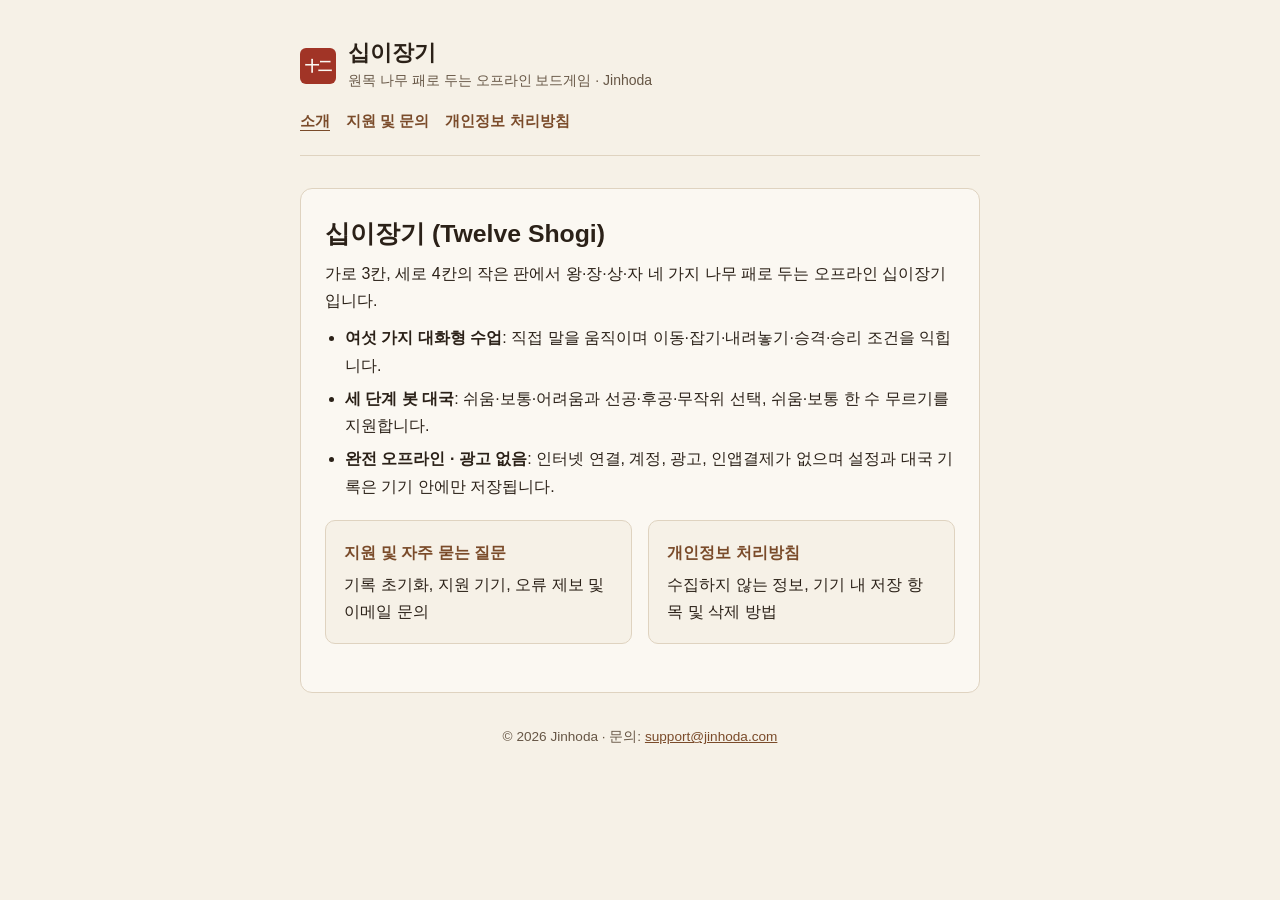
<file: index.html>
<!doctype html>
<html lang="ko">
<head>
  <meta charset="utf-8">
  <meta name="viewport" content="width=device-width, initial-scale=1">
  <title>십이장기 — 공식 안내</title>
  <meta name="description" content="나무 패 열두 개로 두는 오프라인 십이장기 보드게임 공식 지원 및 개인정보 처리방침 안내">
  <link rel="stylesheet" href="style.css">
</head>
<body>
  <div class="wrap">
    <header>
      <a class="brand" href="./">
        <span class="seal" aria-hidden="true">十二</span>
        <div>
          <p class="brand-title">십이장기</p>
          <p class="brand-sub">원목 나무 패로 두는 오프라인 보드게임 · Jinhoda</p>
        </div>
      </a>
      <nav aria-label="주요 메뉴">
        <a href="./" aria-current="page">소개</a>
        <a href="support/">지원 및 문의</a>
        <a href="privacy/">개인정보 처리방침</a>
      </nav>
    </header>

    <main>
      <h1>십이장기 (Twelve Shogi)</h1>
      <p>가로 3칸, 세로 4칸의 작은 판에서 왕·장·상·자 네 가지 나무 패로 두는 오프라인 십이장기입니다.</p>
      <ul>
        <li><strong>여섯 가지 대화형 수업</strong>: 직접 말을 움직이며 이동·잡기·내려놓기·승격·승리 조건을 익힙니다.</li>
        <li><strong>세 단계 봇 대국</strong>: 쉬움·보통·어려움과 선공·후공·무작위 선택, 쉬움·보통 한 수 무르기를 지원합니다.</li>
        <li><strong>완전 오프라인 · 광고 없음</strong>: 인터넷 연결, 계정, 광고, 인앱결제가 없으며 설정과 대국 기록은 기기 안에만 저장됩니다.</li>
      </ul>

      <div class="card-grid">
        <a class="card" href="support/">
          <strong>지원 및 자주 묻는 질문</strong>
          <span>기록 초기화, 지원 기기, 오류 제보 및 이메일 문의</span>
        </a>
        <a class="card" href="privacy/">
          <strong>개인정보 처리방침</strong>
          <span>수집하지 않는 정보, 기기 내 저장 항목 및 삭제 방법</span>
        </a>
      </div>
    </main>

    <footer>
      <p>© 2026 Jinhoda · 문의: <a href="mailto:support@jinhoda.com">support@jinhoda.com</a></p>
    </footer>
  </div>
</body>
</html>
</file>
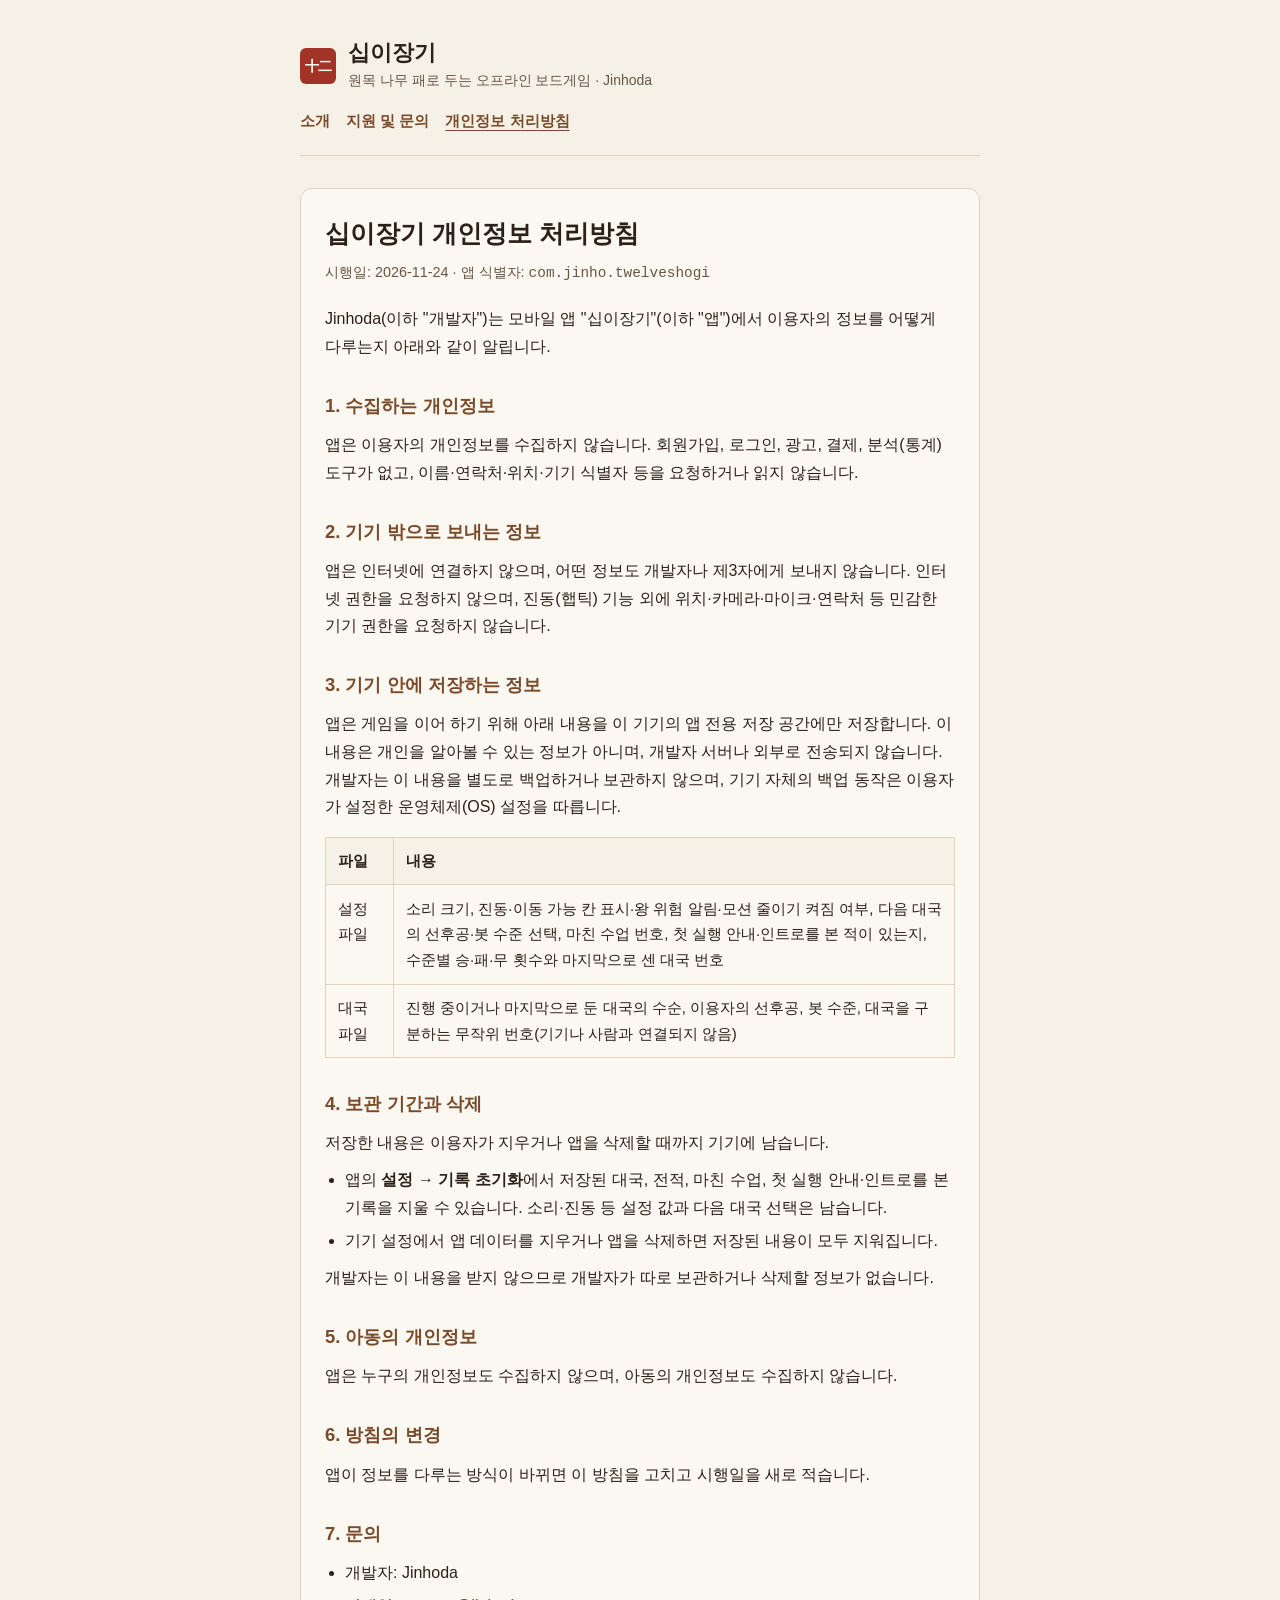
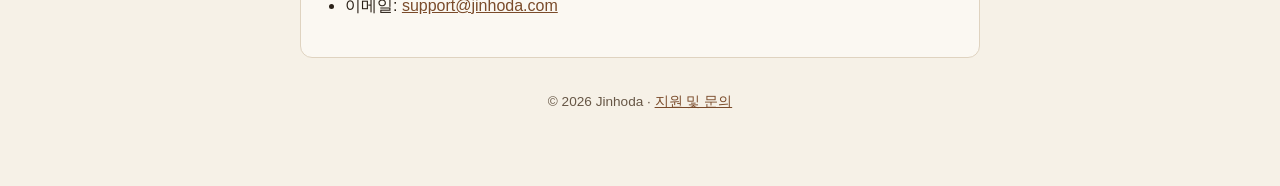
<file: privacy/index.html>
<!doctype html>
<html lang="ko">
<head>
  <meta charset="utf-8">
  <meta name="viewport" content="width=device-width, initial-scale=1">
  <title>개인정보 처리방침 — 십이장기</title>
  <meta name="description" content="십이장기 모바일 앱 개인정보 처리방침">
  <link rel="stylesheet" href="../style.css">
</head>
<body>
  <div class="wrap">
    <header>
      <a class="brand" href="../">
        <span class="seal" aria-hidden="true">十二</span>
        <div>
          <p class="brand-title">십이장기</p>
          <p class="brand-sub">원목 나무 패로 두는 오프라인 보드게임 · Jinhoda</p>
        </div>
      </a>
      <nav aria-label="주요 메뉴">
        <a href="../">소개</a>
        <a href="../support/">지원 및 문의</a>
        <a href="./" aria-current="page">개인정보 처리방침</a>
      </nav>
    </header>

    <main>
      <h1>십이장기 개인정보 처리방침</h1>
      <p class="meta">시행일: 2026-11-24 · 앱 식별자: <code>com.jinho.twelveshogi</code></p>

      <p>Jinhoda(이하 "개발자")는 모바일 앱 "십이장기"(이하 "앱")에서 이용자의 정보를 어떻게 다루는지 아래와 같이 알립니다.</p>

      <h2>1. 수집하는 개인정보</h2>
      <p>앱은 이용자의 개인정보를 수집하지 않습니다. 회원가입, 로그인, 광고, 결제, 분석(통계) 도구가 없고, 이름·연락처·위치·기기 식별자 등을 요청하거나 읽지 않습니다.</p>

      <h2>2. 기기 밖으로 보내는 정보</h2>
      <p>앱은 인터넷에 연결하지 않으며, 어떤 정보도 개발자나 제3자에게 보내지 않습니다. 인터넷 권한을 요청하지 않으며, 진동(햅틱) 기능 외에 위치·카메라·마이크·연락처 등 민감한 기기 권한을 요청하지 않습니다.</p>

      <h2>3. 기기 안에 저장하는 정보</h2>
      <p>앱은 게임을 이어 하기 위해 아래 내용을 이 기기의 앱 전용 저장 공간에만 저장합니다. 이 내용은 개인을 알아볼 수 있는 정보가 아니며, 개발자 서버나 외부로 전송되지 않습니다. 개발자는 이 내용을 별도로 백업하거나 보관하지 않으며, 기기 자체의 백업 동작은 이용자가 설정한 운영체제(OS) 설정을 따릅니다.</p>

      <table>
        <thead>
          <tr>
            <th>파일</th>
            <th>내용</th>
          </tr>
        </thead>
        <tbody>
          <tr>
            <td>설정 파일</td>
            <td>소리 크기, 진동·이동 가능 칸 표시·왕 위험 알림·모션 줄이기 켜짐 여부, 다음 대국의 선후공·봇 수준 선택, 마친 수업 번호, 첫 실행 안내·인트로를 본 적이 있는지, 수준별 승·패·무 횟수와 마지막으로 센 대국 번호</td>
          </tr>
          <tr>
            <td>대국 파일</td>
            <td>진행 중이거나 마지막으로 둔 대국의 수순, 이용자의 선후공, 봇 수준, 대국을 구분하는 무작위 번호(기기나 사람과 연결되지 않음)</td>
          </tr>
        </tbody>
      </table>

      <h2>4. 보관 기간과 삭제</h2>
      <p>저장한 내용은 이용자가 지우거나 앱을 삭제할 때까지 기기에 남습니다.</p>
      <ul>
        <li>앱의 <strong>설정 → 기록 초기화</strong>에서 저장된 대국, 전적, 마친 수업, 첫 실행 안내·인트로를 본 기록을 지울 수 있습니다. 소리·진동 등 설정 값과 다음 대국 선택은 남습니다.</li>
        <li>기기 설정에서 앱 데이터를 지우거나 앱을 삭제하면 저장된 내용이 모두 지워집니다.</li>
      </ul>
      <p>개발자는 이 내용을 받지 않으므로 개발자가 따로 보관하거나 삭제할 정보가 없습니다.</p>

      <h2>5. 아동의 개인정보</h2>
      <p>앱은 누구의 개인정보도 수집하지 않으며, 아동의 개인정보도 수집하지 않습니다.</p>

      <h2>6. 방침의 변경</h2>
      <p>앱이 정보를 다루는 방식이 바뀌면 이 방침을 고치고 시행일을 새로 적습니다.</p>

      <h2>7. 문의</h2>
      <ul>
        <li>개발자: Jinhoda</li>
        <li>이메일: <a href="mailto:support@jinhoda.com">support@jinhoda.com</a></li>
      </ul>
    </main>

    <footer>
      <p>© 2026 Jinhoda · <a href="../support/">지원 및 문의</a></p>
    </footer>
  </div>
</body>
</html>
</file>
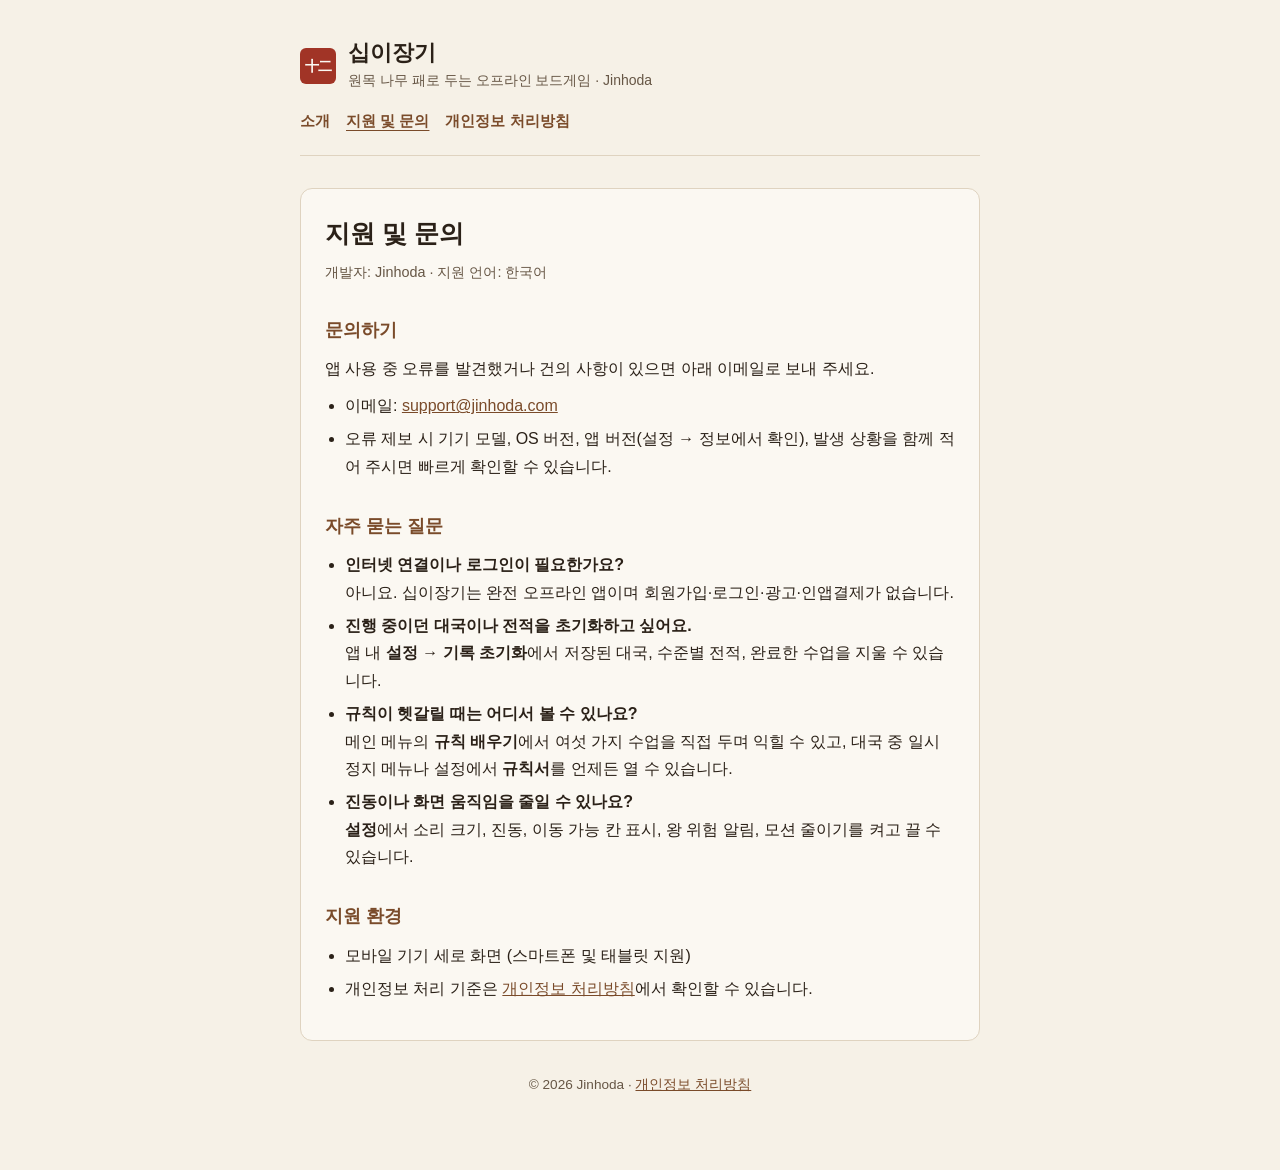
<file: support/index.html>
<!doctype html>
<html lang="ko">
<head>
  <meta charset="utf-8">
  <meta name="viewport" content="width=device-width, initial-scale=1">
  <title>지원 및 문의 — 십이장기</title>
  <meta name="description" content="십이장기 앱 지원, 자주 묻는 질문, 문의처 안내">
  <link rel="stylesheet" href="../style.css">
</head>
<body>
  <div class="wrap">
    <header>
      <a class="brand" href="../">
        <span class="seal" aria-hidden="true">十二</span>
        <div>
          <p class="brand-title">십이장기</p>
          <p class="brand-sub">원목 나무 패로 두는 오프라인 보드게임 · Jinhoda</p>
        </div>
      </a>
      <nav aria-label="주요 메뉴">
        <a href="../">소개</a>
        <a href="./" aria-current="page">지원 및 문의</a>
        <a href="../privacy/">개인정보 처리방침</a>
      </nav>
    </header>

    <main>
      <h1>지원 및 문의</h1>
      <p class="meta">개발자: Jinhoda · 지원 언어: 한국어</p>

      <h2>문의하기</h2>
      <p>앱 사용 중 오류를 발견했거나 건의 사항이 있으면 아래 이메일로 보내 주세요.</p>
      <ul>
        <li>이메일: <a href="mailto:support@jinhoda.com">support@jinhoda.com</a></li>
        <li>오류 제보 시 기기 모델, OS 버전, 앱 버전(설정 → 정보에서 확인), 발생 상황을 함께 적어 주시면 빠르게 확인할 수 있습니다.</li>
      </ul>

      <h2>자주 묻는 질문</h2>
      <ul>
        <li><strong>인터넷 연결이나 로그인이 필요한가요?</strong><br>아니요. 십이장기는 완전 오프라인 앱이며 회원가입·로그인·광고·인앱결제가 없습니다.</li>
        <li><strong>진행 중이던 대국이나 전적을 초기화하고 싶어요.</strong><br>앱 내 <strong>설정 → 기록 초기화</strong>에서 저장된 대국, 수준별 전적, 완료한 수업을 지울 수 있습니다.</li>
        <li><strong>규칙이 헷갈릴 때는 어디서 볼 수 있나요?</strong><br>메인 메뉴의 <strong>규칙 배우기</strong>에서 여섯 가지 수업을 직접 두며 익힐 수 있고, 대국 중 일시정지 메뉴나 설정에서 <strong>규칙서</strong>를 언제든 열 수 있습니다.</li>
        <li><strong>진동이나 화면 움직임을 줄일 수 있나요?</strong><br><strong>설정</strong>에서 소리 크기, 진동, 이동 가능 칸 표시, 왕 위험 알림, 모션 줄이기를 켜고 끌 수 있습니다.</li>
      </ul>

      <h2>지원 환경</h2>
      <ul>
        <li>모바일 기기 세로 화면 (스마트폰 및 태블릿 지원)</li>
        <li>개인정보 처리 기준은 <a href="../privacy/">개인정보 처리방침</a>에서 확인할 수 있습니다.</li>
      </ul>
    </main>

    <footer>
      <p>© 2026 Jinhoda · <a href="../privacy/">개인정보 처리방침</a></p>
    </footer>
  </div>
</body>
</html>
</file>
<file: style.css>
:root {
  --bg: #f6f1e7;
  --surface: #fbf8f2;
  --ink: #2b2118;
  --muted: #665645;
  --accent: #7a4b2a;
  --seal: #a13426;
  --border: #dfd3c0;
}

* {
  box-sizing: border-box;
}

html {
  font-size: 16px;
}

body {
  margin: 0;
  background: var(--bg);
  color: var(--ink);
  font-family: -apple-system, BlinkMacSystemFont, "Apple SD Gothic Neo", "Malgun Gothic", "Noto Sans KR", sans-serif;
  line-height: 1.72;
  -webkit-font-smoothing: antialiased;
}

.wrap {
  max-width: 720px;
  margin: 0 auto;
  padding: 2.5rem 1.25rem 4rem;
}

header {
  border-bottom: 1px solid var(--border);
  padding-bottom: 1.25rem;
  margin-bottom: 2rem;
}

.brand {
  display: flex;
  align-items: center;
  gap: 0.75rem;
  text-decoration: none;
  color: inherit;
}

.seal {
  display: inline-grid;
  place-items: center;
  width: 2.25rem;
  height: 2.25rem;
  border-radius: 6px;
  background: var(--seal);
  color: #fbf8f2;
  font-weight: 700;
  font-size: 0.9rem;
  letter-spacing: -0.04em;
  flex-shrink: 0;
}

.brand-title {
  font-size: 1.35rem;
  font-weight: 700;
  margin: 0;
  line-height: 1.2;
}

.brand-sub {
  font-size: 0.875rem;
  color: var(--muted);
  margin: 0.15rem 0 0;
}

nav {
  display: flex;
  flex-wrap: wrap;
  gap: 1rem;
  margin-top: 1rem;
  font-size: 0.95rem;
}

nav a {
  color: var(--accent);
  text-decoration: none;
  font-weight: 600;
}

nav a:hover,
nav a[aria-current="page"] {
  text-decoration: underline;
  text-underline-offset: 4px;
}

main {
  background: var(--surface);
  border: 1px solid var(--border);
  border-radius: 12px;
  padding: 1.75rem 1.5rem;
}

h1 {
  font-size: 1.55rem;
  margin: 0 0 0.5rem;
  line-height: 1.35;
}

h2 {
  font-size: 1.15rem;
  margin: 1.85rem 0 0.6rem;
  color: var(--accent);
}

p {
  margin: 0.6rem 0;
}

ul {
  margin: 0.6rem 0;
  padding-left: 1.25rem;
}

li {
  margin: 0.35rem 0;
}

.meta {
  font-size: 0.9rem;
  color: var(--muted);
  margin-bottom: 1.25rem;
}

.card-grid {
  display: grid;
  grid-template-columns: repeat(auto-fit, minmax(220px, 1fr));
  gap: 1rem;
  margin: 1.25rem 0;
}

.card {
  display: block;
  padding: 1.1rem 1.15rem;
  border: 1px solid var(--border);
  border-radius: 10px;
  background: var(--bg);
  text-decoration: none;
  color: inherit;
}

.card:hover {
  border-color: var(--accent);
}

.card strong {
  display: block;
  color: var(--accent);
  margin-bottom: 0.25rem;
}

table {
  width: 100%;
  border-collapse: collapse;
  margin: 1rem 0;
  font-size: 0.94rem;
}

th,
td {
  text-align: left;
  vertical-align: top;
  padding: 0.65rem 0.75rem;
  border: 1px solid var(--border);
}

th {
  background: var(--bg);
  font-weight: 600;
  white-space: nowrap;
}

a {
  color: var(--accent);
}

footer {
  margin-top: 2rem;
  font-size: 0.85rem;
  color: var(--muted);
  text-align: center;
}

@media (max-width: 520px) {
  .wrap {
    padding: 1.5rem 0.9rem 3rem;
  }
  main {
    padding: 1.25rem 1rem;
  }
}
</file>
